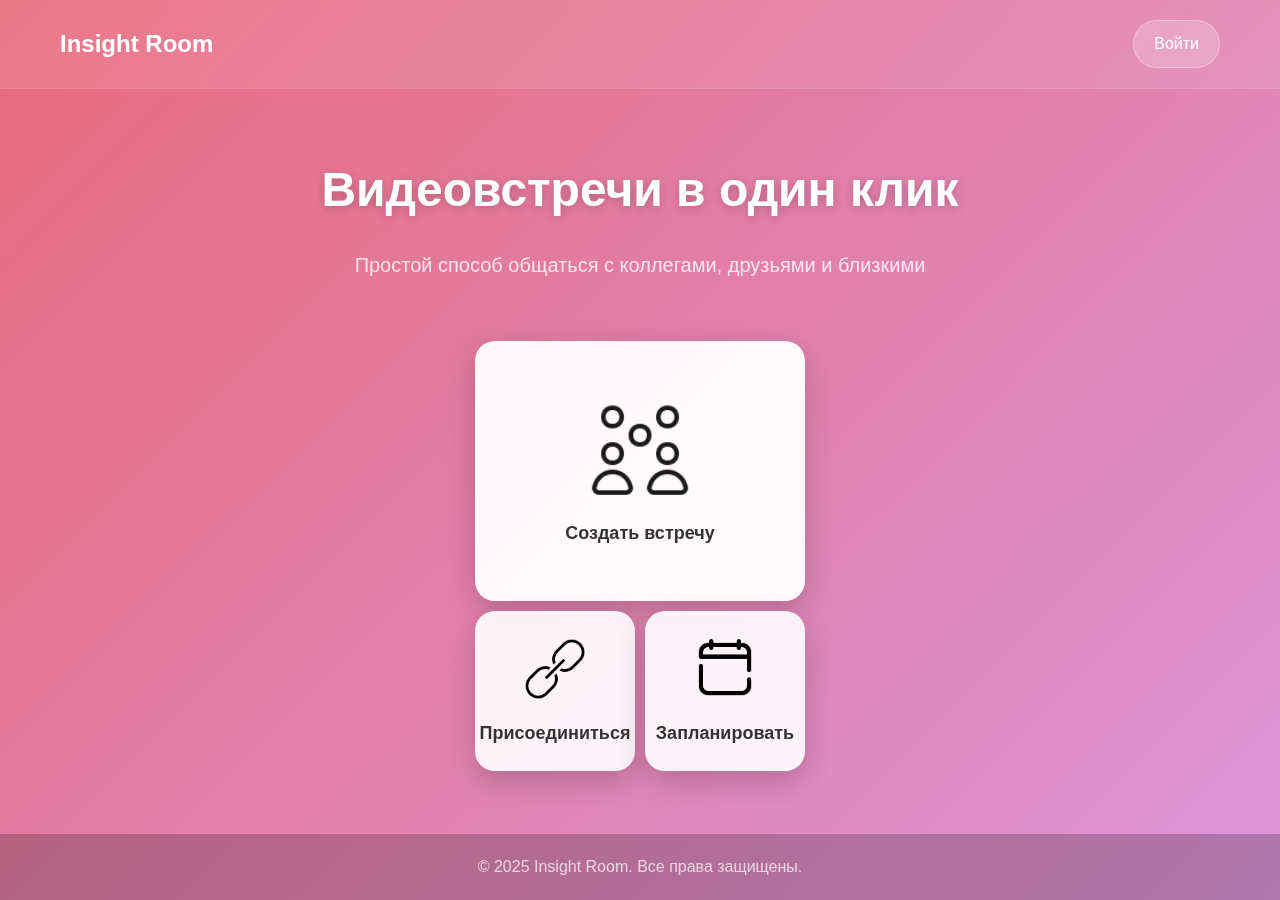
<file: index.html>
<!DOCTYPE html>
<html lang="ru">
<head>
    <meta charset="UTF-8">
    <meta name="viewport" content="width=device-width, initial-scale=1.0">
    <title>Insight Room - Видеовстречи</title>
    <link rel="stylesheet" href="css/style.css">
</head>
<body>
    <div class="animated-bg"></div>
    
    <header class="header">
        <div class="container">
            <div class="logo">
                <a href="index.html" class="logo-link">Insight Room</a>
            </div>
            <nav class="nav">
                <a href="pages/auth.html" class="login-btn">Войти</a>
            </nav>
        </div>
    </header>

    <main class="main">
        <div class="container">
            <div class="hero-section">
                <h1 class="main-title">Видеовстречи в один клик</h1>
                <p class="subtitle">Простой способ общаться с коллегами, друзьями и близкими</p>
                
                <div class="buttons-container">
                    <a href="pages/create-meeting.html" class="btn primary-btn">
                        <div class="btn-icon">
                            <img src="images/create-icon.png" alt="Создать встречу">
                        </div>
                        <span class="btn-text">Создать встречу</span>
                    </a>
                    
                    <div class="secondary-buttons">
                        <a href="pages/join-meeting.html" class="btn secondary-btn">
                            <div class="btn-icon">
                                <img src="images/join-icon.png" alt="Присоединиться">
                            </div>
                            <span class="btn-text">Присоединиться</span>
                        </a>
                        
                        <a href="pages/schedule-meeting.html" class="btn secondary-btn">
                            <div class="btn-icon">
                                <img src="images/schedule-icon.png" alt="Запланировать">
                            </div>
                            <span class="btn-text">Запланировать</span>
                        </a>
                    </div>
                </div>
            </div>
        </div>
    </main>

    <footer class="footer">
        <div class="container">
            <p>&copy; 2025 Insight Room. Все права защищены.</p>
        </div>
    </footer>
</body>
</html>
</file>
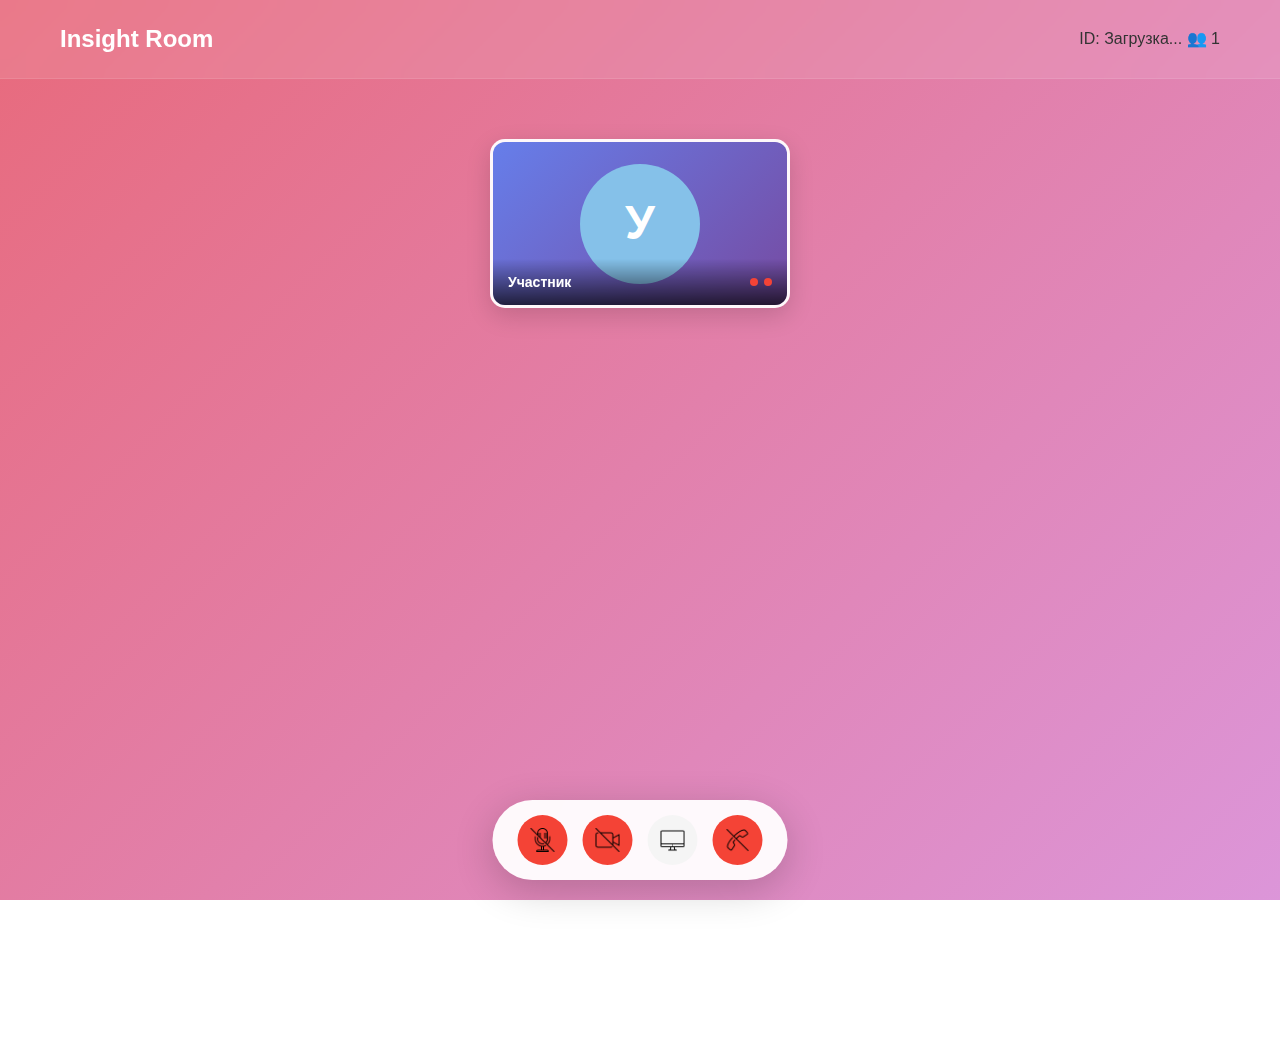
<file: pages/conference.html>
<!DOCTYPE html>
<html lang="ru">
<head>
    <meta charset="UTF-8">
    <meta name="viewport" content="width=device-width, initial-scale=1.0">
    <title>Конференция - Insight Room</title>
    <link rel="stylesheet" href="../css/style.css">
    <link rel="stylesheet" href="../css/conference.css">
</head>
<body>
    <div class="animated-bg"></div>
    
    <header class="header">
        <div class="container">
            <div class="logo">
                <a href="../index.html" class="logo-link">Insight Room</a>
            </div>
            <nav class="nav">
                <div class="meeting-info">
                    <span id="meetingId">ID: Загрузка...</span>
                    <span id="participantCount">👥 1</span>
                </div>
            </nav>
        </div>
    </header>

    <main class="main">
        <div class="conference-container">
            <div class="participants-grid" id="participantsGrid">
                <!-- Локальный пользователь -->
                <div class="participant-card local-user">
                    <div class="video-container">
                        <video id="localVideo" class="user-video" autoplay muted></video>
                        <div class="participant-info">
                            <span class="participant-name" id="localUserName">Загрузка...</span>
                            <div class="participant-status">
                                <div class="status-indicator" id="localAudioStatus"></div>
                                <div class="status-indicator" id="localVideoStatus"></div>
                            </div>
                        </div>
                    </div>
                </div>
            </div>
        </div>

        <!-- Панель управления -->
        <div class="control-panel">
            <button class="control-btn" id="toggleAudio" title="Микрофон">🎤</button>
            <button class="control-btn" id="toggleVideo" title="Камера">📹</button>
            <button class="control-btn" id="toggleScreen" title="Поделиться экраном">🖥️</button>
            <button class="control-btn danger" id="leaveCall" title="Покинуть встречу">📞</button>
        </div>
    </main>

    <script src="../js/conference.js"></script>
</body>
</html>
</file>
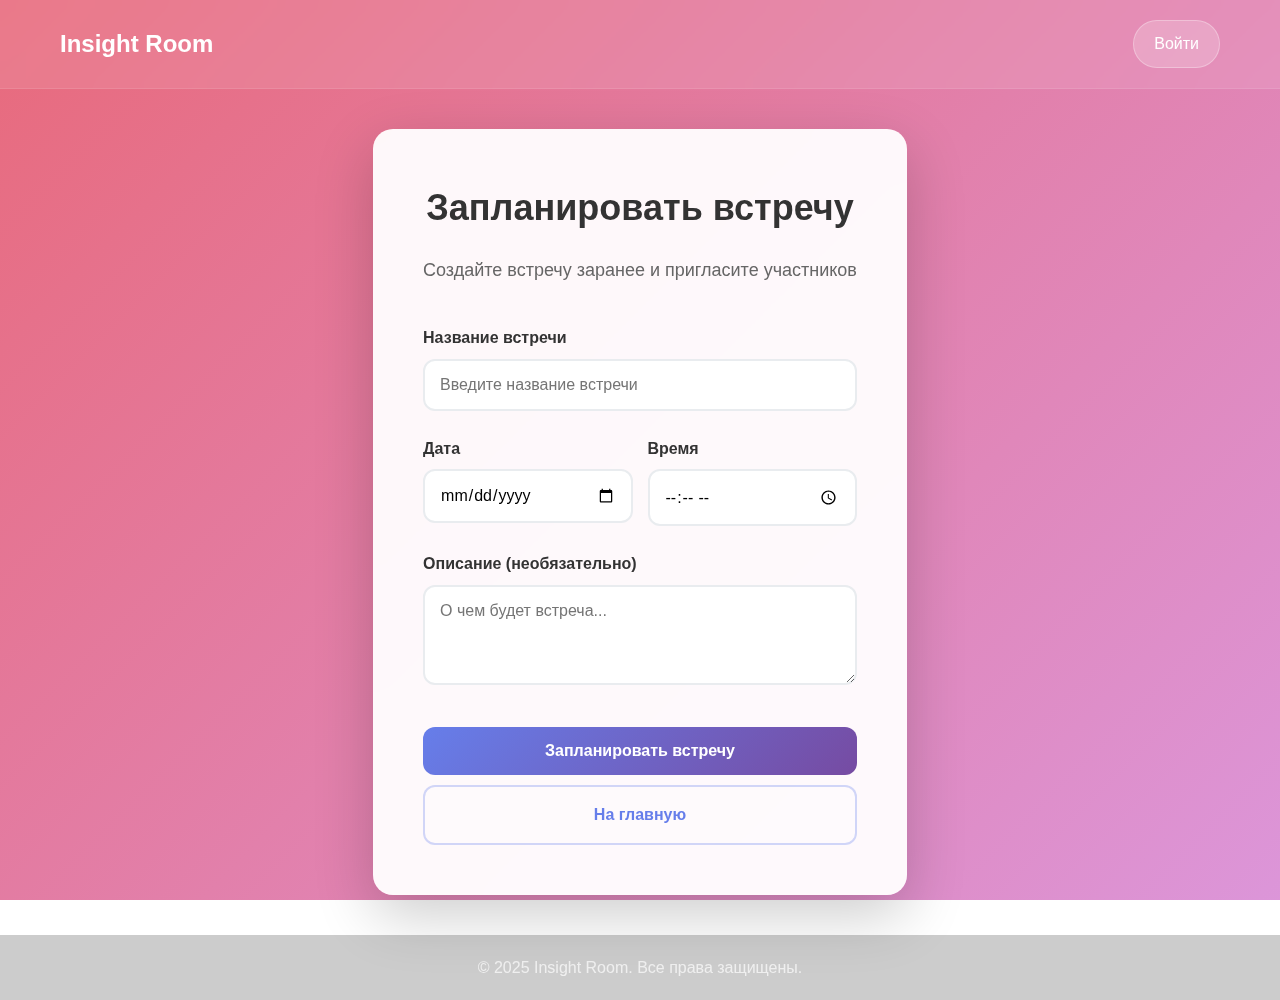
<file: pages/schedule-meeting.html>
<!DOCTYPE html>
<html lang="ru">
<head>
    <meta charset="UTF-8">
    <meta name="viewport" content="width=device-width, initial-scale=1.0">
    <title>Запланировать - Insight Room</title>
    <link rel="stylesheet" href="../css/style.css">
    <style>
        .schedule-form {
            text-align: left;
        }
        
        .form-group {
            margin-bottom: 25px;
        }
        
        .form-label {
            display: block;
            margin-bottom: 8px;
            color: #333;
            font-weight: 600;
            font-size: 16px;
        }
        
        .form-input, .form-textarea {
            width: 100%;
            padding: 15px;
            border: 2px solid #e9ecef;
            border-radius: 12px;
            font-size: 16px;
            transition: all 0.3s ease;
            background: white;
            font-family: inherit;
        }
        
        .form-textarea {
            resize: vertical;
            min-height: 100px;
        }
        
        .form-input:focus, .form-textarea:focus {
            outline: none;
            border-color: #667eea;
            box-shadow: 0 0 0 3px rgba(102, 126, 234, 0.1);
        }
        
        .form-row {
            display: flex;
            gap: 15px;
        }
        
        .form-row .form-group {
            flex: 1;
        }
        
        .schedule-btn {
            width: 100%;
            padding: 15px;
            background: linear-gradient(135deg, #667eea, #764ba2);
            color: white;
            border: none;
            border-radius: 12px;
            font-size: 16px;
            font-weight: 600;
            cursor: pointer;
            transition: all 0.3s ease;
            margin-top: 10px;
        }
        
        .schedule-btn:hover {
            transform: translateY(-2px);
            box-shadow: 0 10px 30px rgba(102, 126, 234, 0.3);
        }
        
        .home-btn:hover {
            background: rgba(102, 126, 234, 0.1);
            transform: translateY(-2px);
        }
    </style>
</head>
<body>
    <div class="animated-bg"></div>
    
    <header class="header">
        <div class="container">
            <div class="logo">
                <a href="../index.html" class="logo-link">Insight Room</a>
            </div>
            <nav class="nav">
                <a href="auth.html" class="login-btn">Войти</a>
            </nav>
        </div>
    </header>

    <main class="main">
        <div class="container">
            <div class="content-card">
                <h1 class="content-title">Запланировать встречу</h1>
                <p class="content-subtitle">Создайте встречу заранее и пригласите участников</p>
                
                <form class="schedule-form">
                    <div class="form-group">
                        <label class="form-label">Название встречи</label>
                        <input type="text" class="form-input" placeholder="Введите название встречи" required>
                    </div>
                    
                    <div class="form-row">
                        <div class="form-group">
                            <label class="form-label">Дата</label>
                            <input type="date" class="form-input" required>
                        </div>
                        
                        <div class="form-group">
                            <label class="form-label">Время</label>
                            <input type="time" class="form-input" required>
                        </div>
                    </div>
                    
                    <div class="form-group">
                        <label class="form-label">Описание (необязательно)</label>
                        <textarea class="form-textarea" placeholder="О чем будет встреча..."></textarea>
                    </div>
                    
                    <button type="submit" class="schedule-btn">Запланировать встречу</button>
                </form>
                
                <a href="../index.html" class="home-btn">На главную</a>
            </div>
        </div>
    </main>

    <footer class="footer">
        <div class="container">
            <p>&copy; 2025 Insight Room. Все права защищены.</p>
        </div>
    </footer>

    <script>
        document.querySelector('.schedule-form').addEventListener('submit', function(e) {
            e.preventDefault();
            alert('Встреча запланирована! В реальном приложении здесь было бы создание события и рассылка приглашений.');
        });
        
        // Установка минимальной даты - сегодня
        const today = new Date().toISOString().split('T')[0];
        document.querySelector('input[type="date"]').min = today;
    </script>
</body>
</html>
</file>
<file: css/style.css>
/* style.css */
* {
    margin: 0;
    padding: 0;
    box-sizing: border-box;
}

body {
    font-family: 'Segoe UI', Tahoma, Geneva, Verdana, sans-serif;
    color: #333;
    line-height: 1.6;
    min-height: 100vh;
    display: flex;
    flex-direction: column;
    overflow-x: hidden;
}

/* Анимированный градиентный фон */
.animated-bg {
    position: fixed;
    top: 0;
    left: 0;
    width: 100%;
    height: 100%;
    /*background: linear-gradient(-45deg, #667eea, #764ba2, #f093fb, #f5576c);*/
    background: linear-gradient(-45deg, #667eea, #764ba2, #d8a4f8, #e86a7c);
    /*background: linear-gradient(-45deg, #667eea, #764ba2, #c495e6, #dc7a8d);*/
    background-size: 400% 400%;
    animation: gradientShift 15s ease infinite;
    z-index: -1;
}

@keyframes gradientShift {
    0% {
        background-position: 0% 50%;
    }
    50% {
        background-position: 100% 50%;
    }
    100% {
        background-position: 0% 50%;
    }
}

.container {
    max-width: 1200px;
    margin: 0 auto;
    padding: 0 20px;
}

/* Шапка */
.header {
    background-color: rgba(255, 255, 255, 0.1);
    backdrop-filter: blur(10px);
    padding: 20px 0;
    border-bottom: 1px solid rgba(255, 255, 255, 0.1);
}

.header .container {
    display: flex;
    justify-content: space-between;
    align-items: center;
}

.logo-link {
    font-size: 24px;
    font-weight: 700;
    color: white;
    text-decoration: none;
    transition: color 0.3s;
}

.logo-link:hover {
    color: #f0f0f0;
}

.login-btn {
    background-color: rgba(255, 255, 255, 0.2);
    border: 1px solid rgba(255, 255, 255, 0.3);
    color: white;
    padding: 10px 20px;
    border-radius: 50px;
    font-size: 16px;
    cursor: pointer;
    transition: all 0.3s ease;
    text-decoration: none;
    display: inline-block;
}

.login-btn:hover {
    background-color: rgba(255, 255, 255, 0.3);
    transform: translateY(-2px);
}

/* Основной контент */
.main {
    flex: 1;
    display: flex;
    align-items: center;
    justify-content: center;
    padding: 40px 0;
}

.hero-section {
    text-align: center;
    max-width: 800px;
    margin: 0 auto;
}

.main-title {
    font-size: 48px;
    font-weight: 700;
    color: white;
    margin-bottom: 20px;
    text-shadow: 0 2px 10px rgba(0, 0, 0, 0.2);
}

.subtitle {
    font-size: 20px;
    color: rgba(255, 255, 255, 0.8);
    margin-bottom: 60px;
    max-width: 600px;
    margin-left: auto;
    margin-right: auto;
}

/* Кнопки */
.buttons-container {
    display: flex;
    flex-direction: column;
    align-items: center;
    gap: 10px;
}

.btn {
    display: flex;
    flex-direction: column;
    align-items: center;
    justify-content: center;
    text-decoration: none;
    border-radius: 20px;
    transition: all 0.3s ease;
    box-shadow: 0 10px 30px rgba(0, 0, 0, 0.2);
    position: relative;
    overflow: hidden;
}

.btn::before {
    content: '';
    position: absolute;
    top: 0;
    left: 0;
    width: 100%;
    height: 100%;
    background: rgba(255, 255, 255, 0.1);
    opacity: 0;
    transition: opacity 0.3s;
}

.btn:hover::before {
    opacity: 1;
}

.btn:hover {
    transform: translateY(-5px);
    box-shadow: 0 15px 40px rgba(0, 0, 0, 0.3);
}

.primary-btn {
    background: rgba(255, 255, 255, 0.95);
    width: 330px;
    height: 260px;
}

.secondary-buttons {
    display: flex;
    gap: 10px;
}

.secondary-btn {
    background: rgba(255, 255, 255, 0.9);
    width: 160px;
    height: 160px;
}

.btn-icon {
    margin-bottom: 15px;
    display: flex;
    align-items: center;
    justify-content: center;
}

.btn-icon img {
    width: 70px;
    height: 70px;
    object-fit: contain;
}

.primary-btn .btn-icon img {
    width: 110px;
    height: 110px;
}

.btn-text {
    font-size: 18px;
    font-weight: 600;
    color: #333;
}

/* Подвал */
.footer {
    background-color: rgba(0, 0, 0, 0.2);
    color: rgba(255, 255, 255, 0.7);
    padding: 20px 0;
    text-align: center;
}

/* Стили для страниц контента */
.content-card {
    background: rgba(255, 255, 255, 0.95);
    backdrop-filter: blur(10px);
    border-radius: 20px;
    padding: 50px;
    box-shadow: 0 20px 60px rgba(0, 0, 0, 0.2);
    width: 100%;
    max-width: 600px;
    text-align: center;
    animation: slideUp 0.5s ease;
}

@keyframes slideUp {
    from {
        opacity: 0;
        transform: translateY(30px);
    }
    to {
        opacity: 1;
        transform: translateY(0);
    }
}

.content-title {
    color: #333;
    margin-bottom: 20px;
    font-size: 36px;
    font-weight: 700;
}

.content-subtitle {
    color: #666;
    margin-bottom: 40px;
    font-size: 18px;
}

.back-btn {
    display: inline-flex;
    align-items: center;
    background: rgba(255, 255, 255, 0.2);
    border: 1px solid rgba(255, 255, 255, 0.3);
    color: white;
    padding: 12px 25px;
    border-radius: 50px;
    font-size: 16px;
    text-decoration: none;
    transition: all 0.3s ease;
    margin-top: 20px;
}

.home-btn {
            width: 100%;
            padding: 15px;
            background: rgba(255, 255, 255, 0.2);
            border: 2px solid rgba(102, 126, 234, 0.3);
            color: #667eea;
            border-radius: 12px;
            font-size: 16px;
            font-weight: 600;
            cursor: pointer;
            transition: all 0.3s ease;
            margin-top: 10px;
            text-decoration: none;
            display: block;
            text-align: center;
        }

.back-btn:hover {
    background: rgba(255, 255, 255, 0.3);
    transform: translateY(-2px);
}

/* Адаптивность */
@media (max-width: 768px) {
    .main-title {
        font-size: 36px;
    }
    
    .content-title {
        font-size: 28px;
    }
    
    .subtitle {
        font-size: 18px;
    }
    
    .secondary-buttons {
        flex-direction: column;
        gap: 10px;
    }
    
    .primary-btn {
        width: 200px;
        height: 200px;
    }
    
    .secondary-btn {
        width: 160px;
        height: 160px;
    }
    
    .btn-icon img {
        width: 50px;
        height: 60px;
    }
    
    .primary-btn .btn-icon img {
        width: 80px;
        height: 80px;
    }
    
    .content-card {
        padding: 30px 20px;
        margin: 0 20px;
    }
}

@media (max-width: 480px) {
    .main-title {
        font-size: 28px;
    }
    
    .content-title {
        font-size: 24px;
    }
    
    .subtitle {
        font-size: 16px;
    }
    
    .primary-btn {
        width: 180px;
        height: 180px;
    }
    
    .secondary-btn {
        width: 140px;
        height: 140px;
    }
    
    .btn-text {
        font-size: 16px;
    }
}
</file>
<file: css/conference.css>
/* conference.css */
.conference-container {
    padding: 20px;
    min-height: 100vh;
}

.participants-grid {
    display: grid;
    grid-template-columns: repeat(auto-fit, minmax(300px, 1fr));
    gap: 15px;
    margin-bottom: 80px;
    max-width: 1400px;
    margin-left: auto;
    margin-right: auto;
}

.participant-card {
    background: rgba(255, 255, 255, 0.95);
    border-radius: 15px;
    overflow: hidden;
    box-shadow: 0 8px 25px rgba(0, 0, 0, 0.15);
    position: relative;
    aspect-ratio: 16/9;
    transition: all 0.3s ease;
    border: 3px solid transparent;
}

/* Подсветка когда пользователь говорит */
.participant-card.speaking {
    border-color: #4CAF50;
    box-shadow: 0 0 20px rgba(76, 175, 80, 0.4);
}

.video-container {
    width: 100%;
    height: 100%;
    background: #000;
    position: relative;
    display: flex;
    align-items: center;
    justify-content: center;
}

.user-video, .remote-video {
    width: 100%;
    height: 100%;
    object-fit: cover;
}

/* Заглушка с аватаром */
.video-placeholder {
    width: 100%;
    height: 100%;
    background: linear-gradient(135deg, #667eea, #764ba2);
    display: flex;
    align-items: center;
    justify-content: center;
}

.placeholder-content {
    text-align: center;
}

.user-avatar.large {
    width: 120px;
    height: 120px;
    border-radius: 50%;
    display: flex;
    align-items: center;
    justify-content: center;
    color: white;
    font-weight: bold;
    font-size: 48px;
    background: #4ECDC4;
}

.participant-info {
    position: absolute;
    bottom: 0;
    left: 0;
    right: 0;
    background: linear-gradient(transparent, rgba(0,0,0,0.7));
    color: white;
    padding: 12px 15px;
    display: flex;
    justify-content: space-between;
    align-items: center;
}

.participant-name {
    font-weight: 600;
    font-size: 14px;
    display: flex;
    align-items: center;
    gap: 8px;
}

.user-avatar {
    width: 28px;
    height: 28px;
    border-radius: 50%;
    display: flex;
    align-items: center;
    justify-content: center;
    color: white;
    font-weight: bold;
    font-size: 12px;
    flex-shrink: 0;
}

.participant-status {
    display: flex;
    gap: 6px;
    align-items: center;
}

.status-indicator {
    width: 8px;
    height: 8px;
    border-radius: 50%;
    background: #4CAF50;
    transition: all 0.3s ease;
}

.status-indicator.muted {
    background: #f44336;
}

/* Панель управления */
.control-panel {
    position: fixed;
    bottom: 20px;
    left: 50%;
    transform: translateX(-50%);
    background: rgba(255, 255, 255, 0.95);
    backdrop-filter: blur(10px);
    border-radius: 50px;
    padding: 15px 25px;
    display: flex;
    gap: 15px;
    box-shadow: 0 10px 40px rgba(0, 0, 0, 0.2);
    z-index: 1000;
}

.control-btn {
    width: 50px;
    height: 50px;
    border-radius: 50%;
    border: none;
    background: #f5f5f5;
    cursor: pointer;
    display: flex;
    align-items: center;
    justify-content: center;
    transition: all 0.3s ease;
}

.control-btn:hover {
    transform: scale(1.1);
    background: #e0e0e0;
}

.control-btn.muted {
    background: #f44336 !important;
}

.control-btn.active {
    background: #667eea !important;
}

.control-btn.danger {
    background: #f44336 !important;
}

.control-btn.danger:hover {
    background: #d32f2f !important;
}

.control-icon {
    width: 24px;
    height: 24px;
    object-fit: contain;
}

/* Уведомления */
.media-notification {
    position: fixed;
    top: 20px;
    left: 50%;
    transform: translateX(-50%);
    background: rgba(255, 255, 255, 0.95);
    backdrop-filter: blur(10px);
    padding: 12px 20px;
    border-radius: 25px;
    box-shadow: 0 5px 20px rgba(0, 0, 0, 0.2);
    z-index: 1001;
    font-weight: 600;
    color: #333;
    animation: slideDown 0.3s ease;
}

@keyframes slideDown {
    from {
        opacity: 0;
        transform: translateX(-50%) translateY(-20px);
    }
    to {
        opacity: 1;
        transform: translateX(-50%) translateY(0);
    }
}

@media (max-width: 768px) {
    .participants-grid {
        grid-template-columns: 1fr;
        gap: 10px;
    }
    
    .control-panel {
        bottom: 10px;
        padding: 10px 20px;
    }
    
    .control-btn {
        width: 45px;
        height: 45px;
    }
    
    .user-avatar.large {
        width: 80px;
        height: 80px;
        font-size: 32px;
    }
}
</file>
